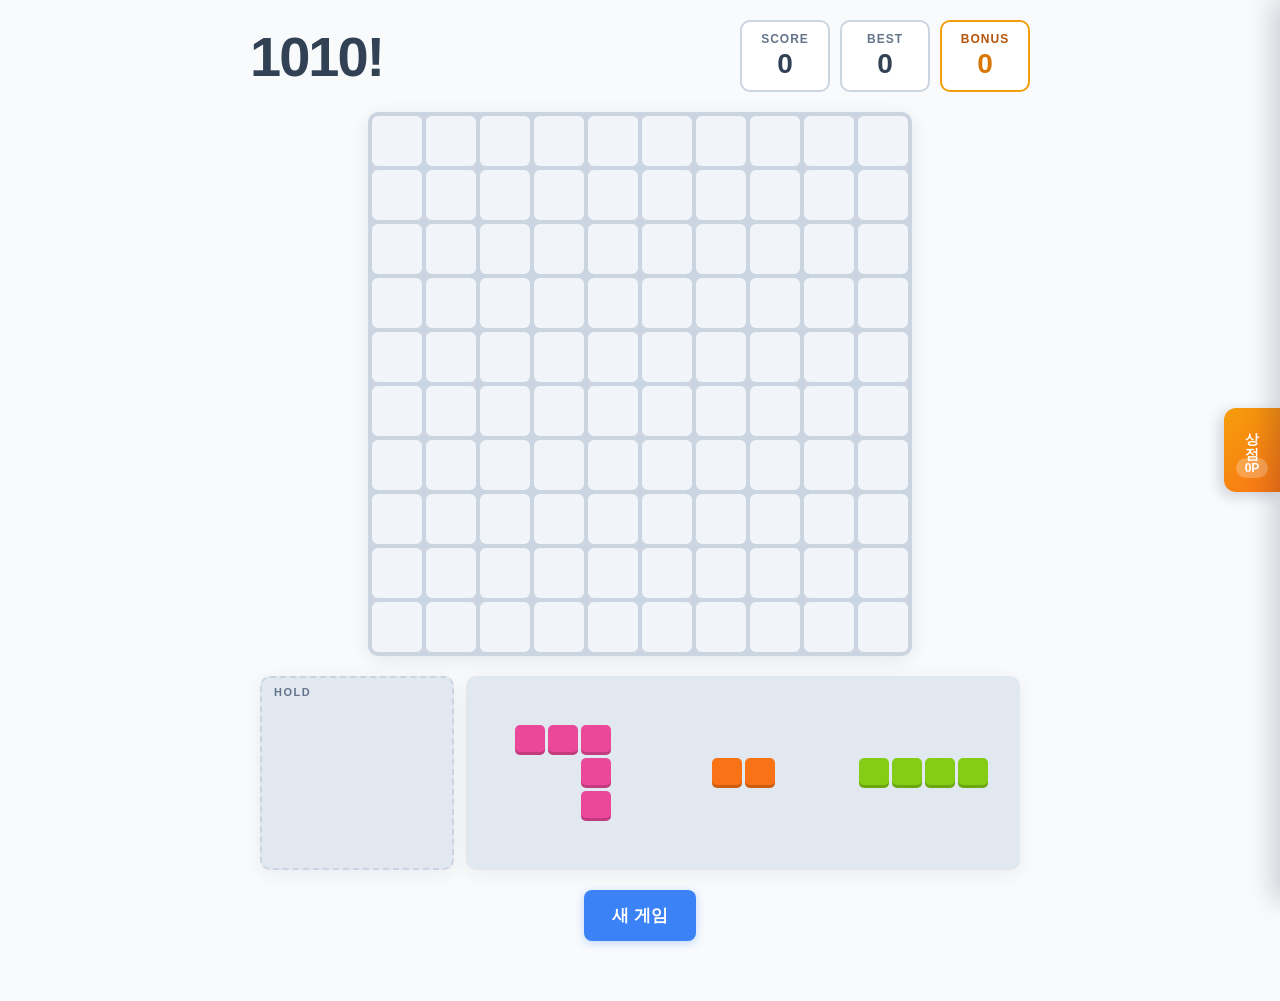
<file: index.html>
<!DOCTYPE html>
<html lang="ko">
<head>
    <meta charset="UTF-8">
    <meta name="viewport" content="width=device-width, initial-scale=1.0, user-scalable=no">
    <title>1010! Puzzle</title>
    <link rel="stylesheet" href="style.css">
</head>
<body>
    <div class="game-container">
        <header class="header">
            <h1>1010!</h1>
            <div class="score-panel">
                <div class="score-box">
                    <span class="label">SCORE</span>
                    <span id="score" class="value">0</span>
                </div>
                <div class="score-box">
                    <span class="label">BEST</span>
                    <span id="best" class="value">0</span>
                </div>
                <div class="score-box bonus-box">
                    <span class="label">BONUS</span>
                    <span id="bonus" class="value">0</span>
                </div>
            </div>
        </header>

        <div id="board" class="board"></div>

        <div class="tray-section">
            <div id="hold-slot" class="hold-slot empty">
                <span class="hold-label">HOLD</span>
            </div>
            <div id="tray" class="tray"></div>
        </div>

        <div class="button-row">
            <button id="restart" class="restart-btn">새 게임</button>
        </div>

        <div id="gameover" class="gameover hidden">
            <div class="gameover-card">
                <h2>GAME OVER</h2>
                <p>점수: <span id="final-score">0</span></p>
                <div class="button-row">
                    <button id="restart2" class="restart-btn">다시 시작</button>
                </div>
            </div>
        </div>
    </div>

    <button id="shop-toggle" class="shop-toggle" aria-label="보너스 상점 열기">
        <span class="shop-toggle-label">상점</span>
        <span class="shop-toggle-badge" id="shop-badge">0P</span>
    </button>

    <div id="shop-backdrop" class="shop-backdrop hidden"></div>

    <aside id="shop-drawer" class="shop-drawer" aria-hidden="true">
        <div class="shop-header">
            <div class="shop-title">
                <h3>보너스 상점</h3>
                <small>500점마다 1P 적립 · 블럭 1개 = 1P</small>
            </div>
            <button id="shop-close" class="shop-close" aria-label="닫기">×</button>
        </div>
        <div class="shop-meta">
            <span class="shop-meta-label">보유 포인트</span>
            <span class="shop-meta-value"><strong id="shop-bonus">0</strong> P</span>
        </div>
        <div class="shop-hint">블럭을 보드 위로 드래그해서 배치하면 1P가 차감됩니다.</div>
        <div id="shop-items" class="shop-items"></div>
    </aside>

    <script src="script.js"></script>
</body>
</html>
</file>
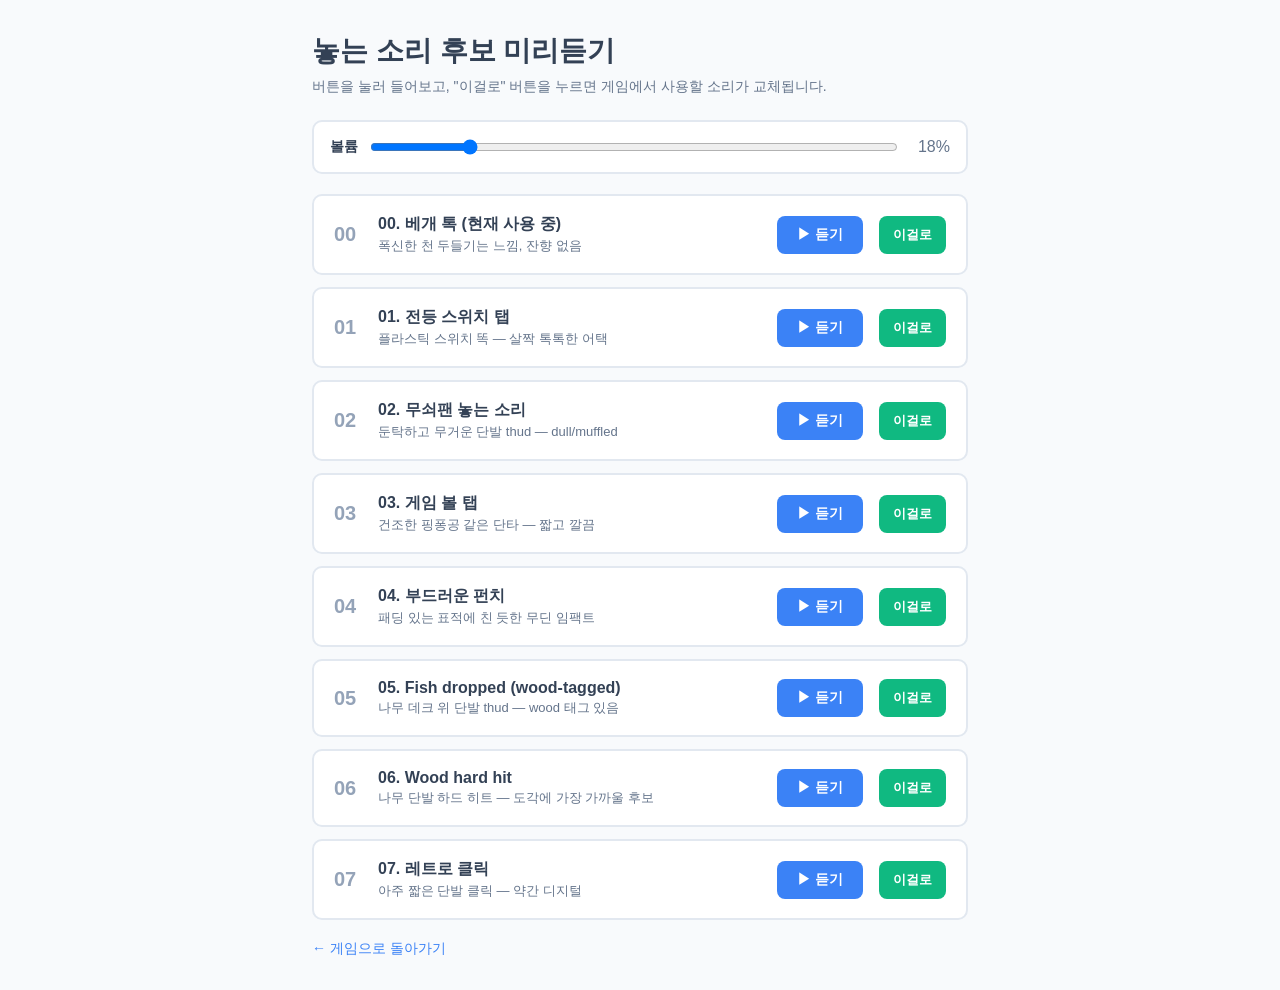
<file: sound-test.html>
<!DOCTYPE html>
<html lang="ko">
<head>
    <meta charset="UTF-8">
    <title>사운드 후보 미리듣기</title>
    <style>
        * { box-sizing: border-box; margin: 0; padding: 0; }
        body {
            font-family: 'Segoe UI', 'Apple SD Gothic Neo', sans-serif;
            background: #F8FAFC;
            color: #334155;
            padding: 32px;
            max-width: 720px;
            margin: 0 auto;
        }
        h1 { font-size: 28px; margin-bottom: 8px; }
        .sub { color: #64748B; margin-bottom: 24px; font-size: 14px; }
        .controls {
            background: #fff;
            border: 2px solid #E2E8F0;
            border-radius: 10px;
            padding: 16px;
            margin-bottom: 20px;
            display: flex;
            align-items: center;
            gap: 12px;
        }
        .controls label { font-weight: 700; font-size: 14px; }
        .controls input[type=range] { flex: 1; }
        .vol-val { font-variant-numeric: tabular-nums; min-width: 40px; text-align: right; color: #64748B; }
        .card {
            background: #fff;
            border: 2px solid #E2E8F0;
            border-radius: 10px;
            padding: 18px 20px;
            margin-bottom: 12px;
            display: flex;
            align-items: center;
            gap: 16px;
            transition: border-color 0.15s, transform 0.05s;
        }
        .card:hover { border-color: #3B82F6; }
        .card:active { transform: scale(0.99); }
        .card.selected { border-color: #10B981; background: #F0FDF4; }
        .num {
            font-weight: 800;
            font-size: 20px;
            color: #94A3B8;
            min-width: 28px;
        }
        .info { flex: 1; }
        .name { font-weight: 700; font-size: 16px; margin-bottom: 2px; }
        .desc { font-size: 13px; color: #64748B; }
        .play-btn {
            background: #3B82F6;
            color: #fff;
            border: none;
            border-radius: 8px;
            padding: 10px 20px;
            font-size: 14px;
            font-weight: 700;
            cursor: pointer;
            transition: background 0.15s;
        }
        .play-btn:hover { background: #2563EB; }
        .pick-btn {
            background: #10B981;
            color: #fff;
            border: none;
            border-radius: 8px;
            padding: 10px 14px;
            font-size: 13px;
            font-weight: 700;
            cursor: pointer;
        }
        .pick-btn:hover { background: #059669; }
        .selected-banner {
            position: fixed;
            bottom: 20px;
            left: 50%;
            transform: translateX(-50%);
            background: #10B981;
            color: #fff;
            padding: 12px 24px;
            border-radius: 8px;
            font-weight: 700;
            box-shadow: 0 4px 12px rgba(16, 185, 129, 0.4);
            opacity: 0;
            transition: opacity 0.3s;
            pointer-events: none;
        }
        .selected-banner.show { opacity: 1; }
        .back-link {
            display: inline-block;
            margin-top: 8px;
            color: #3B82F6;
            text-decoration: none;
            font-size: 14px;
        }
    </style>
</head>
<body>
    <h1>놓는 소리 후보 미리듣기</h1>
    <p class="sub">버튼을 눌러 들어보고, "이걸로" 버튼을 누르면 게임에서 사용할 소리가 교체됩니다.</p>

    <div class="controls">
        <label>볼륨</label>
        <input id="vol" type="range" min="0" max="100" value="18">
        <span class="vol-val" id="vol-val">18%</span>
    </div>

    <div id="list"></div>

    <a class="back-link" href="index.html">← 게임으로 돌아가기</a>

    <div class="selected-banner" id="banner">선택됨!</div>

    <script>
        const candidates = [
            { file: '00_current_pillow.mp3', name: '00. 베개 톡 (현재 사용 중)', desc: '폭신한 천 두들기는 느낌, 잔향 없음' },
            { file: '01_light_switch.mp3', name: '01. 전등 스위치 탭', desc: '플라스틱 스위치 똑 — 살짝 톡톡한 어택' },
            { file: '02_cast_iron.mp3', name: '02. 무쇠팬 놓는 소리', desc: '둔탁하고 무거운 단발 thud — dull/muffled' },
            { file: '03_game_ball.mp3', name: '03. 게임 볼 탭', desc: '건조한 핑퐁공 같은 단타 — 짧고 깔끔' },
            { file: '04_soft_punch.mp3', name: '04. 부드러운 펀치', desc: '패딩 있는 표적에 친 듯한 무딘 임팩트' },
            { file: '05_fish_drop.mp3', name: '05. Fish dropped (wood-tagged)', desc: '나무 데크 위 단발 thud — wood 태그 있음' },
            { file: '06_wood_hard.mp3', name: '06. Wood hard hit', desc: '나무 단발 하드 히트 — 도각에 가장 가까울 후보' },
            { file: '07_retro_click.mp3', name: '07. 레트로 클릭', desc: '아주 짧은 단발 클릭 — 약간 디지털' },
        ];

        const listEl = document.getElementById('list');
        const volEl = document.getElementById('vol');
        const volValEl = document.getElementById('vol-val');
        const banner = document.getElementById('banner');

        let volume = 0.18;
        volEl.addEventListener('input', () => {
            volume = volEl.value / 100;
            volValEl.textContent = volEl.value + '%';
        });

        function play(file) {
            const a = new Audio('sounds/candidates/' + file);
            a.volume = volume;
            a.play().catch(() => {});
        }

        function showBanner(msg) {
            banner.textContent = msg;
            banner.classList.add('show');
            setTimeout(() => banner.classList.remove('show'), 1800);
        }

        candidates.forEach((c, i) => {
            const card = document.createElement('div');
            card.className = 'card';
            card.innerHTML = `
                <div class="num">${String(i).padStart(2, '0')}</div>
                <div class="info">
                    <div class="name">${c.name}</div>
                    <div class="desc">${c.desc}</div>
                </div>
                <button class="play-btn">▶ 듣기</button>
                <button class="pick-btn" data-file="${c.file}">이걸로</button>
            `;
            card.querySelector('.play-btn').addEventListener('click', (e) => {
                e.stopPropagation();
                play(c.file);
            });
            card.querySelector('.pick-btn').addEventListener('click', async (e) => {
                e.stopPropagation();
                try {
                    const res = await fetch('sounds/candidates/' + c.file);
                    const blob = await res.blob();
                    const url = URL.createObjectURL(blob);
                    localStorage.setItem('1010-place-sound', 'candidates/' + c.file);
                    document.querySelectorAll('.card').forEach(x => x.classList.remove('selected'));
                    card.classList.add('selected');
                    showBanner(`"${c.name}" 선택됨 — 게임에서 사용 중`);
                } catch (err) {
                    alert('선택 실패: ' + err.message);
                }
            });
            card.addEventListener('click', () => play(c.file));
            listEl.appendChild(card);
        });

        const current = localStorage.getItem('1010-place-sound');
        if (current) {
            document.querySelectorAll('.card .pick-btn').forEach(btn => {
                if ('candidates/' + btn.dataset.file === current.replace(/^.*candidates\//, 'candidates/')) {
                    btn.closest('.card').classList.add('selected');
                }
            });
        }
    </script>
</body>
</html>
</file>
<file: style.css>
* {
    margin: 0;
    padding: 0;
    box-sizing: border-box;
    -webkit-tap-highlight-color: transparent;
}

:root {
    --cell-size: 50px;
    --gap: 4px;
    --piece-cell: 30px;
    --piece-gap: 3px;
    --bg: #F8FAFC;
    --board-bg: #CBD5E1;
    --tray-bg: #E2E8F0;
    --empty-cell: #F1F5F9;
    --text: #334155;
    --text-muted: #64748B;
    --accent: #3B82F6;
    --ghost-invalid: rgba(239, 68, 68, 0.5);
}

html {
    overscroll-behavior: none;
}

body {
    font-family: 'Segoe UI', 'Apple SD Gothic Neo', sans-serif;
    background: var(--bg);
    color: var(--text);
    display: flex;
    justify-content: center;
    align-items: flex-start;
    padding: 20px 20px 60px;
    user-select: none;
    -webkit-user-select: none;
    min-height: 100vh;
}

.game-container {
    display: flex;
    flex-direction: column;
    align-items: center;
    gap: 20px;
    width: 100%;
    max-width: 780px;
}

.tray-section {
    display: flex;
    gap: 12px;
    justify-content: center;
    align-items: stretch;
}

.hold-slot {
    position: relative;
    background: var(--tray-bg);
    border-radius: 10px;
    padding: 12px;
    width: 194px;
    height: 194px;
    box-sizing: border-box;
    display: flex;
    justify-content: center;
    align-items: center;
    cursor: grab;
    touch-action: none;
    border: 2px dashed transparent;
    box-shadow: 0 4px 20px rgba(15, 23, 42, 0.06);
    transition: background 0.15s ease, border-color 0.15s ease;
    flex-shrink: 0;
}

.hold-slot.empty {
    cursor: default;
    border-color: #CBD5E1;
}

.hold-slot.dragging {
    cursor: grabbing;
    opacity: 0.4;
}

.hold-slot.drop-target {
    background: #FEF3C7;
    border-color: #F59E0B;
}

.hold-label {
    position: absolute;
    top: 8px;
    left: 12px;
    font-size: 11px;
    font-weight: 700;
    color: var(--text-muted);
    letter-spacing: 1.5px;
    pointer-events: none;
}

.header {
    width: 100%;
    display: flex;
    justify-content: space-between;
    align-items: center;
}

h1 {
    font-size: 56px;
    font-weight: 800;
    letter-spacing: -2px;
    color: var(--text);
}

.score-panel {
    display: flex;
    gap: 10px;
}

.score-box {
    background: #FFFFFF;
    color: var(--text);
    border: 2px solid var(--board-bg);
    border-radius: 10px;
    padding: 10px 18px;
    text-align: center;
    min-width: 90px;
    display: flex;
    flex-direction: column;
    gap: 2px;
}

.score-box .label {
    font-size: 12px;
    font-weight: 700;
    letter-spacing: 1px;
    color: var(--text-muted);
}

.score-box .value {
    font-size: 28px;
    font-weight: 800;
    color: var(--text);
}

.board {
    background: var(--board-bg);
    border-radius: 10px;
    padding: var(--gap);
    display: grid;
    grid-template-columns: repeat(10, var(--cell-size));
    grid-template-rows: repeat(10, var(--cell-size));
    gap: var(--gap);
    position: relative;
    box-shadow: 0 4px 20px rgba(15, 23, 42, 0.08);
}

.cell {
    width: var(--cell-size);
    height: var(--cell-size);
    background: var(--empty-cell);
    border-radius: 6px;
}

.cell.filled {
    background: var(--cell-color, #3B82F6);
    box-shadow: inset 0 -4px 0 rgba(0, 0, 0, 0.18);
}

.cell.ghost-valid {
    background: var(--cell-color, #3B82F6);
    opacity: 0.5;
}

.cell.ghost-invalid {
    background: var(--ghost-invalid);
}

.cell.clearing {
    animation: clearPop 0.35s ease forwards;
}

@keyframes clearPop {
    0% { transform: scale(1); }
    40% { transform: scale(1.2); filter: brightness(1.4); }
    100% { transform: scale(0); opacity: 0; }
}

.tray {
    background: var(--tray-bg);
    border-radius: 10px;
    padding: 12px;
    display: grid;
    grid-template-columns: repeat(3, 170px);
    grid-template-rows: 170px;
    gap: 10px;
    box-shadow: 0 4px 20px rgba(15, 23, 42, 0.06);
    flex-shrink: 0;
    box-sizing: border-box;
}

.piece-slot {
    width: 170px;
    height: 170px;
    display: flex;
    justify-content: center;
    align-items: center;
    cursor: grab;
    touch-action: none;
}

.piece-slot.empty {
    cursor: default;
}

.piece-slot.dragging {
    cursor: grabbing;
    opacity: 0.4;
}

.piece {
    display: grid;
    gap: var(--piece-gap);
    pointer-events: none;
}

.piece .pcell {
    width: var(--piece-cell);
    height: var(--piece-cell);
    border-radius: 5px;
    background: var(--piece-color, #3B82F6);
    box-shadow: inset 0 -3px 0 rgba(0, 0, 0, 0.18);
}

.piece .pcell.blank {
    background: transparent;
    box-shadow: none;
}

.drag-piece {
    position: fixed;
    pointer-events: none;
    z-index: 2700;
    display: grid;
    gap: var(--gap);
    transform: translate(-50%, -50%);
}

.drag-piece .dcell {
    width: var(--cell-size);
    height: var(--cell-size);
    border-radius: 6px;
    background: var(--piece-color, #3B82F6);
    box-shadow: inset 0 -4px 0 rgba(0, 0, 0, 0.18);
}

.drag-piece .dcell.blank {
    background: transparent;
    box-shadow: none;
}

.restart-btn {
    background: var(--accent);
    color: #FFFFFF;
    border: none;
    border-radius: 8px;
    padding: 14px 28px;
    font-size: 17px;
    font-weight: 700;
    cursor: pointer;
    transition: background 0.15s ease, transform 0.1s ease;
    box-shadow: 0 2px 8px rgba(59, 130, 246, 0.3);
}

.restart-btn:hover {
    background: #2563EB;
}

.restart-btn:active {
    transform: translateY(1px);
}

.button-row {
    display: flex;
    gap: 10px;
    justify-content: center;
}

.gameover {
    position: fixed;
    inset: 0;
    background: rgba(15, 23, 42, 0.5);
    display: flex;
    justify-content: center;
    align-items: center;
    z-index: 2000;
    animation: fadeIn 0.3s ease;
}

.gameover.hidden {
    display: none;
}

@keyframes fadeIn {
    from { opacity: 0; }
    to { opacity: 1; }
}

.gameover-card {
    background: #FFFFFF;
    border-radius: 16px;
    padding: 40px 50px;
    text-align: center;
    display: flex;
    flex-direction: column;
    gap: 20px;
    box-shadow: 0 12px 40px rgba(0, 0, 0, 0.25);
}

.gameover-card h2 {
    font-size: 38px;
    color: var(--text);
    letter-spacing: 1px;
}

.gameover-card p {
    font-size: 20px;
    color: var(--text-muted);
}

#final-score {
    font-weight: 800;
    color: var(--accent);
    font-size: 24px;
}

.score-pop {
    position: fixed;
    pointer-events: none;
    color: #F97316;
    font-weight: 800;
    font-size: 28px;
    z-index: 1500;
    text-shadow: 0 2px 8px rgba(255, 255, 255, 0.8);
    animation: scorePop 0.9s ease-out forwards;
}

@keyframes scorePop {
    0% { transform: translate(-50%, 0); opacity: 1; }
    100% { transform: translate(-50%, -60px); opacity: 0; }
}

.bonus-box {
    border-color: #F59E0B;
}

.bonus-box .label {
    color: #B45309;
}

.bonus-box .value {
    color: #D97706;
    transition: transform 0.25s ease;
}

.bonus-box.pulse .value {
    animation: bonusPulse 0.6s ease;
}

@keyframes bonusPulse {
    0% { transform: scale(1); }
    40% { transform: scale(1.35); color: #F97316; }
    100% { transform: scale(1); }
}

.shop-toggle {
    position: fixed;
    right: 0;
    top: 50%;
    transform: translateY(-50%);
    background: linear-gradient(135deg, #F59E0B, #F97316);
    color: #FFFFFF;
    border: none;
    border-radius: 12px 0 0 12px;
    padding: 14px 12px;
    font-weight: 800;
    cursor: pointer;
    z-index: 2100;
    display: flex;
    flex-direction: column;
    align-items: center;
    gap: 6px;
    box-shadow: -4px 4px 14px rgba(15, 23, 42, 0.18);
    transition: transform 0.2s ease, box-shadow 0.2s ease;
}

.shop-toggle:hover {
    transform: translateY(-50%) translateX(-3px);
    box-shadow: -6px 6px 18px rgba(15, 23, 42, 0.25);
}

.shop-toggle:active {
    transform: translateY(-50%) translateX(-1px);
}

.shop-toggle-label {
    font-size: 14px;
    letter-spacing: 1px;
    writing-mode: vertical-rl;
}

.shop-toggle-badge {
    font-size: 12px;
    background: rgba(255, 255, 255, 0.25);
    padding: 3px 8px;
    border-radius: 10px;
    min-width: 32px;
    text-align: center;
}

.shop-toggle.has-points .shop-toggle-badge {
    background: #FFFFFF;
    color: #D97706;
}

.shop-backdrop {
    position: fixed;
    inset: 0;
    background: rgba(15, 23, 42, 0.45);
    z-index: 2400;
    opacity: 1;
    transition: opacity 0.25s ease;
}

.shop-backdrop.hidden {
    opacity: 0;
    pointer-events: none;
}

.shop-drawer {
    position: fixed;
    top: 0;
    right: 0;
    height: 100vh;
    width: min(360px, 90vw);
    background: #FFFFFF;
    box-shadow: -8px 0 24px rgba(15, 23, 42, 0.18);
    z-index: 2500;
    display: flex;
    flex-direction: column;
    transform: translateX(100%);
    transition: transform 0.3s cubic-bezier(0.22, 1, 0.36, 1);
}

.shop-drawer.open {
    transform: translateX(0);
}

.shop-header {
    display: flex;
    justify-content: space-between;
    align-items: flex-start;
    padding: 20px 20px 14px;
    border-bottom: 1px solid #E2E8F0;
}

.shop-title h3 {
    font-size: 22px;
    font-weight: 800;
    color: var(--text);
    margin-bottom: 4px;
}

.shop-title small {
    font-size: 12px;
    color: var(--text-muted);
}

.shop-close {
    background: transparent;
    border: none;
    font-size: 28px;
    line-height: 1;
    color: var(--text-muted);
    cursor: pointer;
    padding: 4px 10px;
    border-radius: 8px;
    transition: background 0.15s ease;
}

.shop-close:hover {
    background: #F1F5F9;
    color: var(--text);
}

.shop-meta {
    display: flex;
    justify-content: space-between;
    align-items: center;
    padding: 14px 20px;
    background: #FFFBEB;
    border-bottom: 1px solid #FEF3C7;
}

.shop-meta-label {
    font-size: 13px;
    font-weight: 700;
    color: #92400E;
    letter-spacing: 0.5px;
}

.shop-meta-value {
    font-size: 20px;
    color: #D97706;
}

.shop-meta-value strong {
    font-size: 26px;
    font-weight: 800;
    margin-right: 4px;
}

.shop-hint {
    padding: 10px 20px;
    background: #F8FAFC;
    color: var(--text-muted);
    font-size: 12px;
    border-bottom: 1px solid #E2E8F0;
    text-align: center;
}

.shop-items {
    flex: 1;
    overflow-y: auto;
    padding: 16px;
    display: grid;
    grid-template-columns: repeat(3, 1fr);
    gap: 10px;
    align-content: start;
}

.shop-item {
    background: #F8FAFC;
    border: 2px solid #E2E8F0;
    border-radius: 10px;
    padding: 10px 6px;
    display: flex;
    flex-direction: column;
    align-items: center;
    justify-content: center;
    gap: 8px;
    min-height: 90px;
    cursor: grab;
    touch-action: none;
    transition: border-color 0.15s ease, background 0.15s ease, opacity 0.15s ease;
}

.shop-item:hover:not(.disabled) {
    border-color: #F59E0B;
    background: #FFFBEB;
}

.shop-item.dragging {
    opacity: 0.35;
    cursor: grabbing;
}

.shop-item.disabled {
    opacity: 0.4;
    cursor: not-allowed;
}

.shop-item .shop-piece {
    display: grid;
    gap: 2px;
}

.shop-item .shop-pcell {
    width: 12px;
    height: 12px;
    border-radius: 3px;
    background: var(--piece-color, #3B82F6);
}

.shop-item .shop-pcell.blank {
    background: transparent;
}

.shop-item .shop-cost {
    font-size: 11px;
    font-weight: 700;
    color: var(--text-muted);
}

.shop-item.disabled .shop-cost {
    color: #B91C1C;
}

@media (max-width: 560px) {
    :root {
        --cell-size: 32px;
        --gap: 3px;
        --piece-cell: 18px;
        --piece-gap: 2px;
    }
    .tray-section {
        gap: 8px;
    }
    .hold-slot {
        width: 116px;
        height: 116px;
        padding: 8px;
    }
    .hold-label {
        top: 4px;
        left: 8px;
        font-size: 10px;
    }
    .piece-slot {
        width: 100px;
        height: 100px;
    }
    .tray {
        grid-template-columns: repeat(3, 100px);
        grid-template-rows: 100px;
        padding: 8px;
        gap: 6px;
    }
    h1 {
        font-size: 40px;
    }
    .score-box {
        min-width: 56px;
        padding: 6px 10px;
    }
    .score-box .value {
        font-size: 20px;
    }
    .score-box .label {
        font-size: 10px;
        letter-spacing: 0.5px;
    }
    .score-panel {
        gap: 6px;
    }
    .shop-toggle {
        padding: 10px 8px;
    }
    .shop-toggle-label {
        font-size: 12px;
    }
}
</file>
